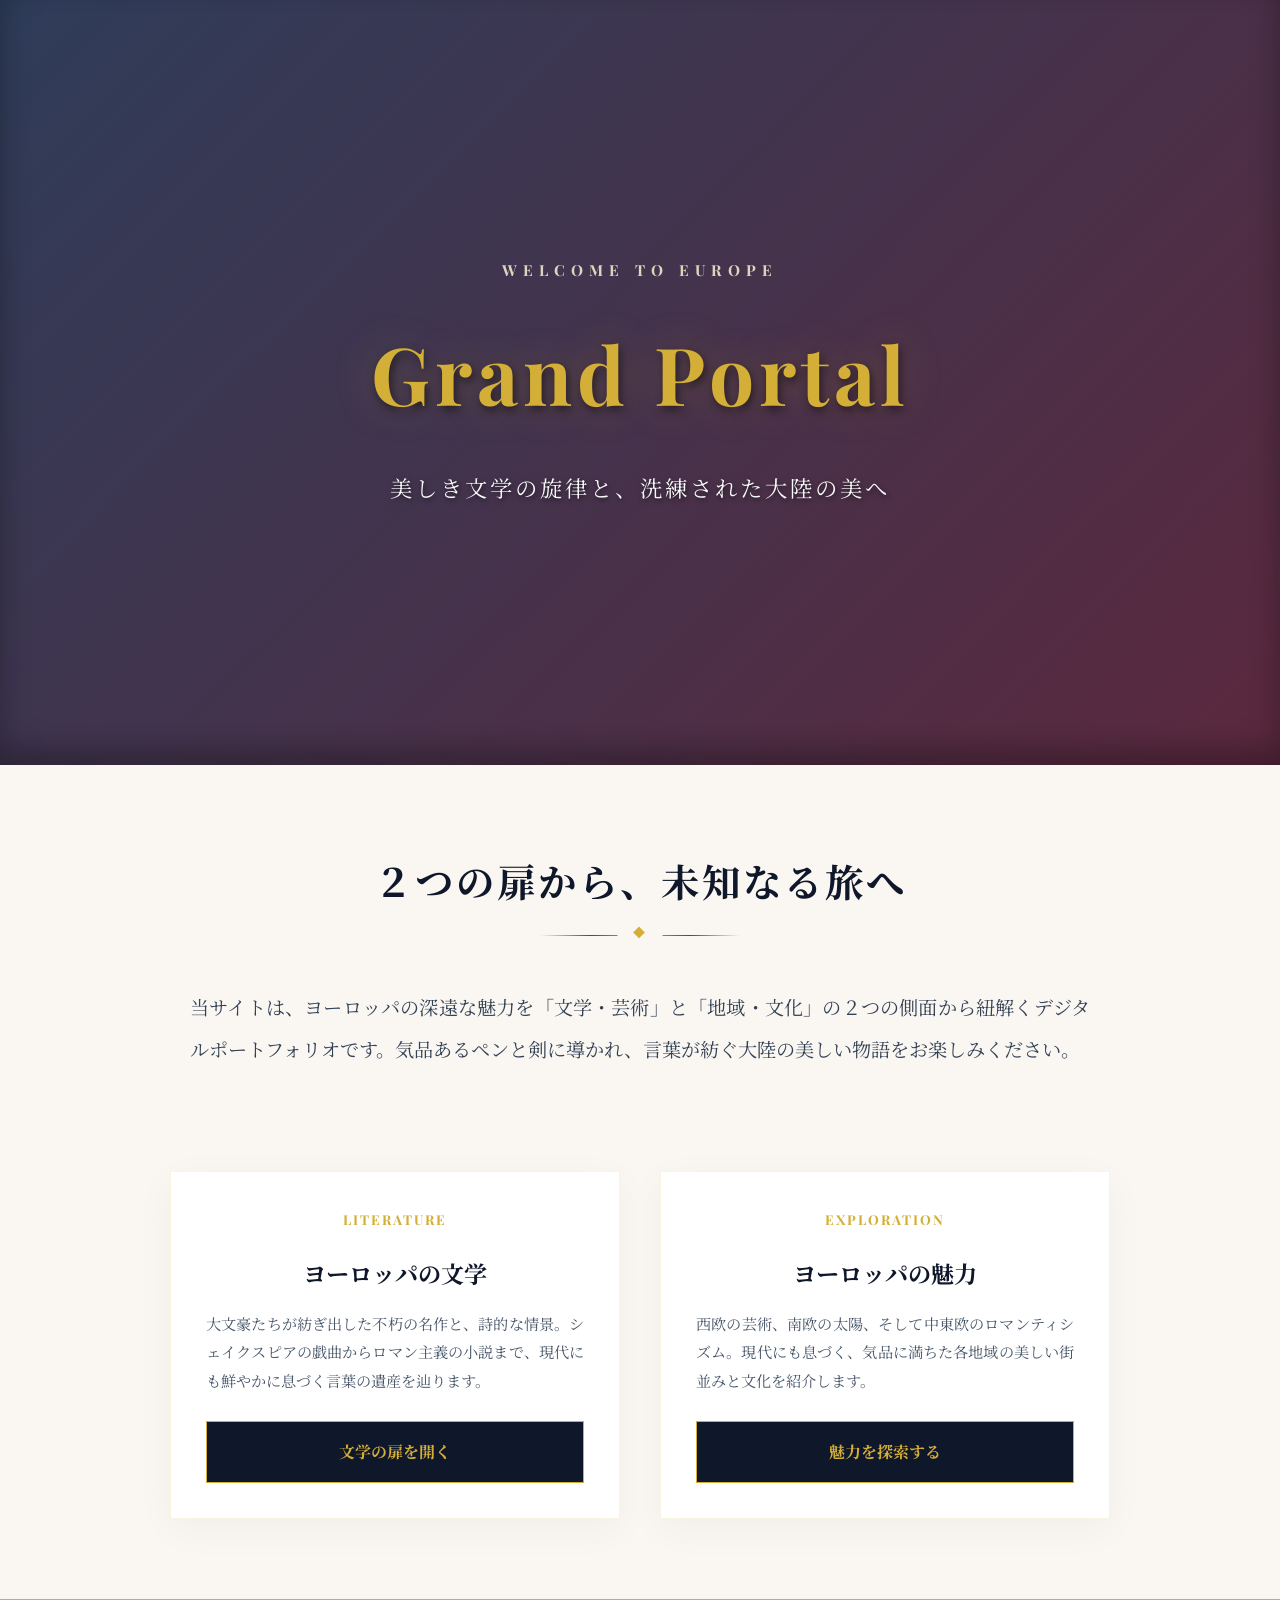
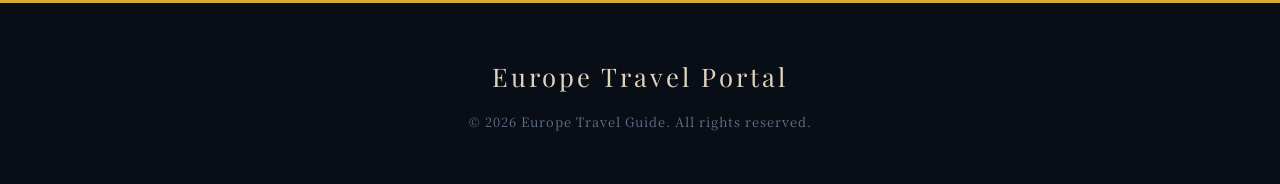
<file: index.html>
<!DOCTYPE html>
<html lang="ja">
<head>
    <meta charset="UTF-8">
    <meta name="viewport" content="width=device-width, initial-scale=1.0">
    <title>ヨーロッパ探訪 | 総合トップページ</title>
    <link rel="stylesheet" href="css/europe.css">
    <link rel="preconnect" href="https://fonts.googleapis.com">
    <link rel="preconnect" href="https://fonts.gstatic.com" crossorigin>
    <link href="https://fonts.googleapis.com/css2?family=Noto+Serif+JP:wght@400;700&family=Playfair+Display:ital,wght@0,400;0,700;1,400&display=swap" rel="stylesheet">
    <style>
        /* トップページ専用の追加スタイル */
        .portal-sections {
            display: flex;
            gap: 40px;
            justify-content: center;
            margin-top: 50px;
        }
        .portal-card {
            flex: 1;
            max-width: 450px;
            text-align: center;
        }
        .portal-btn {
            display: block;
            margin-top: 20px;
            padding: 15px;
            background-color: #0f172a;
            color: #d4af37;
            text-decoration: none;
            font-weight: bold;
            border: 1px solid #d4af37;
            transition: all 0.3s ease;
        }
        .portal-btn:hover {
            background-color: #d4af37;
            color: #0f172a;
            box-shadow: 0 0 15px rgba(212, 175, 55, 0.4);
        }
    </style>
</head>
<body>

    <header class="hero">
        <div class="hero-content">
            <span class="hero-subtitle">WELCOME TO EUROPE</span>
            <h1>Grand Portal</h1>
            <p class="hero-tagline">美しき文学の旋律と、洗練された大陸の美へ</p>
        </div>
    </header>

    <main class="container">
        <section class="intro">
            <h2>２つの扉から、未知なる旅へ</h2>
            <p>当サイトは、ヨーロッパの深遠な魅力を「文学・芸術」と「地域・文化」の２つの側面から紐解くデジタルポートフォリオです。気品あるペンと剣に導かれ、言葉が紡ぐ大陸の美しい物語をお楽しみください。</p>
        </section>

        <div class="portal-sections">
            
            <div class="card portal-card">
                <div class="card-body">
                    <p class="region-eng">LITERATURE</p>
                    <h3>ヨーロッパの文学</h3>
                    <p class="card-text" style="margin-top: 15px;">大文豪たちが紡ぎ出した不朽の名作と、詩的な情景。シェイクスピアの戯曲からロマン主義の小説まで、現代にも鮮やかに息づく言葉の遺産を辿ります。</p>
                    <a href="history.html" class="portal-btn">文学の扉を開く</a>
                </div>
            </div>

            <div class="card portal-card">
                <div class="card-body">
                    <p class="region-eng">EXPLORATION</p>
                    <h3>ヨーロッパの魅力</h3>
                    <p class="card-text" style="margin-top: 15px;">西欧の芸術、南欧の太陽、そして中東欧のロマンティシズム。現代にも息づく、気品に満ちた各地域の美しい街並みと文化を紹介します。</p>
                    <a href="europe.html" class="portal-btn">魅力を探索する</a>
                </div>
            </div>

        </div>
    </main>

    <footer>
        <div class="footer-content">
            <p class="footer-logo">Europe Travel Portal</p>
            <p class="footer-copy">&copy; 2026 Europe Travel Guide. All rights reserved.</p>
        </div>
    </footer>

    <script>
        document.addEventListener('click', (e) => {
            const x = e.clientX;
            const y = e.clientY;
            const particleCount = 12;
            for (let i = 0; i < particleCount; i++) {
                createSpark(x, y);
            }
        });

        function createSpark(x, y) {
            const spark = document.createElement('div');
            spark.className = 'gold-spark';
            document.body.appendChild(spark);
            spark.style.left = `${x}px`;
            spark.style.top = `${y}px`;
            const angle = Math.random() * Math.PI * 2;
            const velocity = Math.random() * 80 + 40; 
            const destinationX = Math.cos(angle) * velocity;
            const destinationY = Math.sin(angle) * velocity;
            const size = Math.random() * 4 + 3;
            spark.style.width = `${size}px`;
            spark.style.height = `${size}px`;
            spark.style.setProperty('--x', `${destinationX}px`);
            spark.style.setProperty('--y', `${destinationY}px`);
            spark.addEventListener('animationend', () => {
                spark.remove();
            });
        }
    </script>

</body>
</html>
</file>
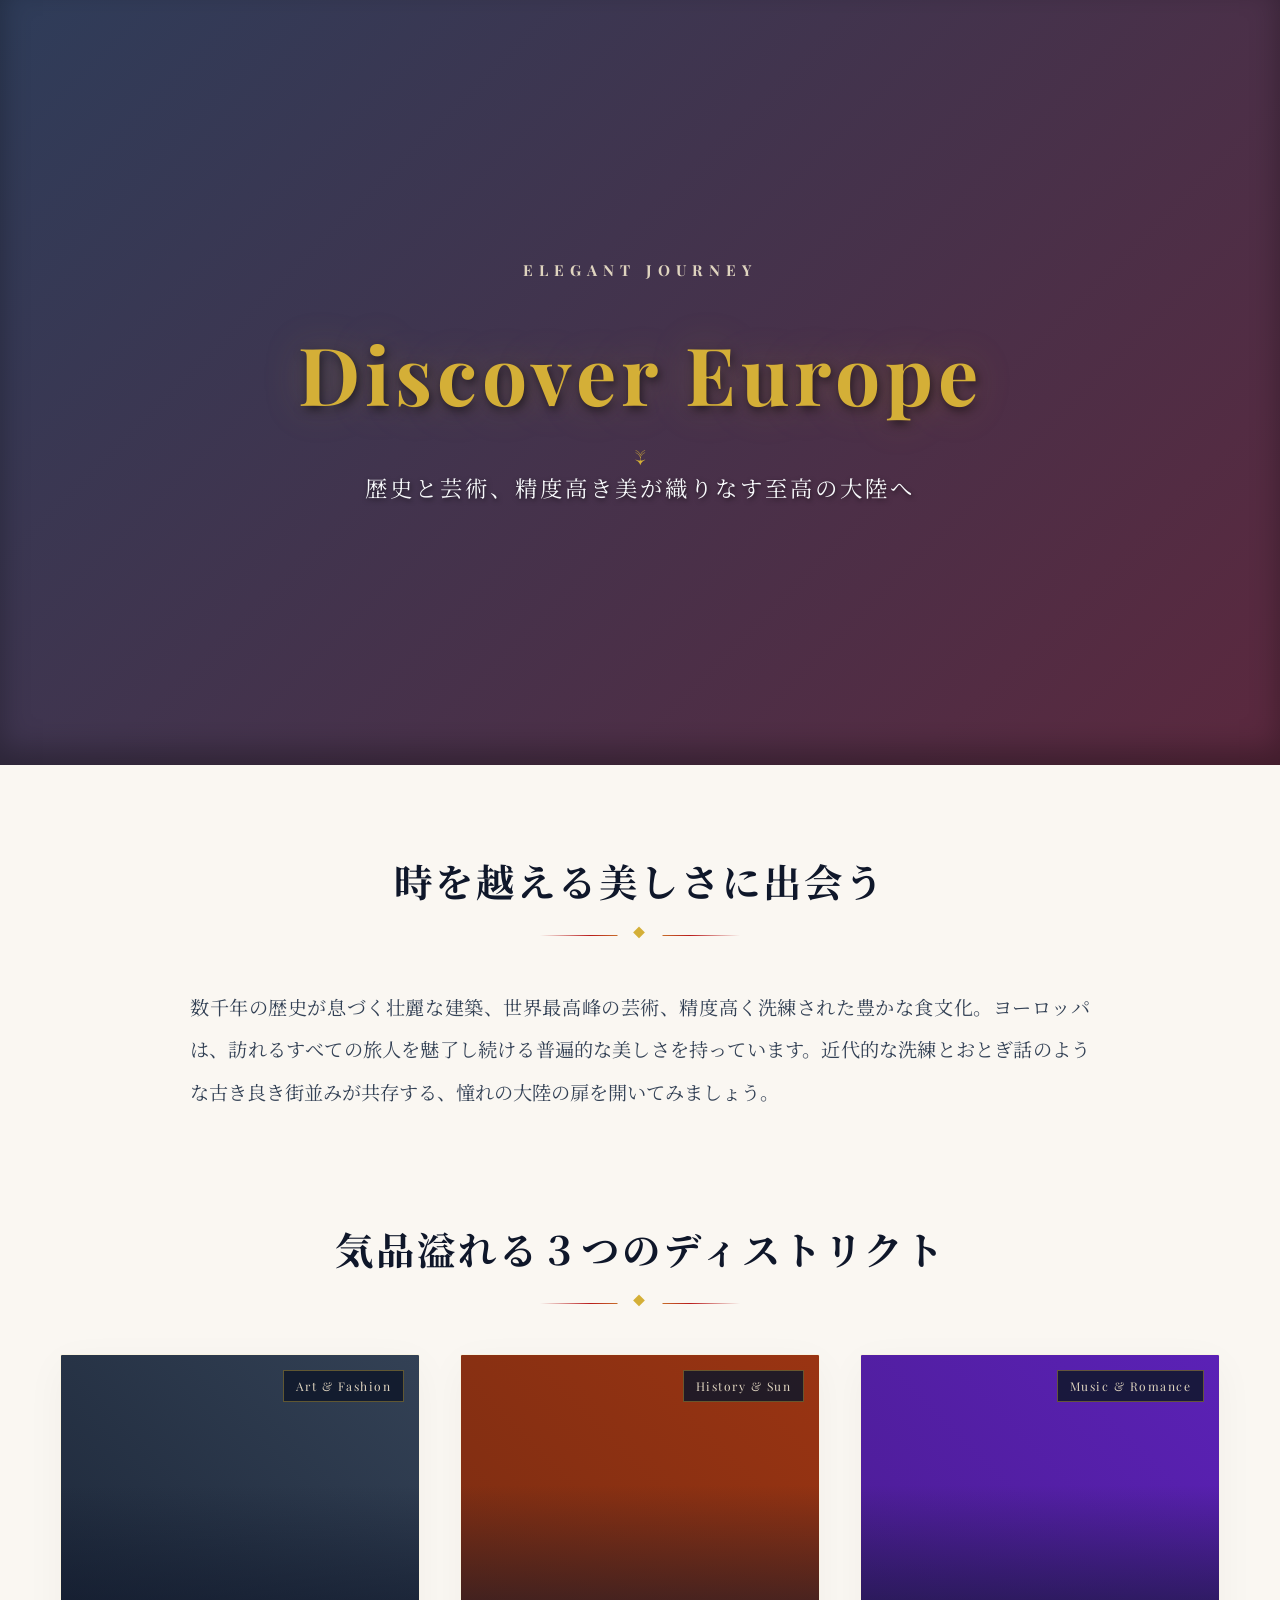
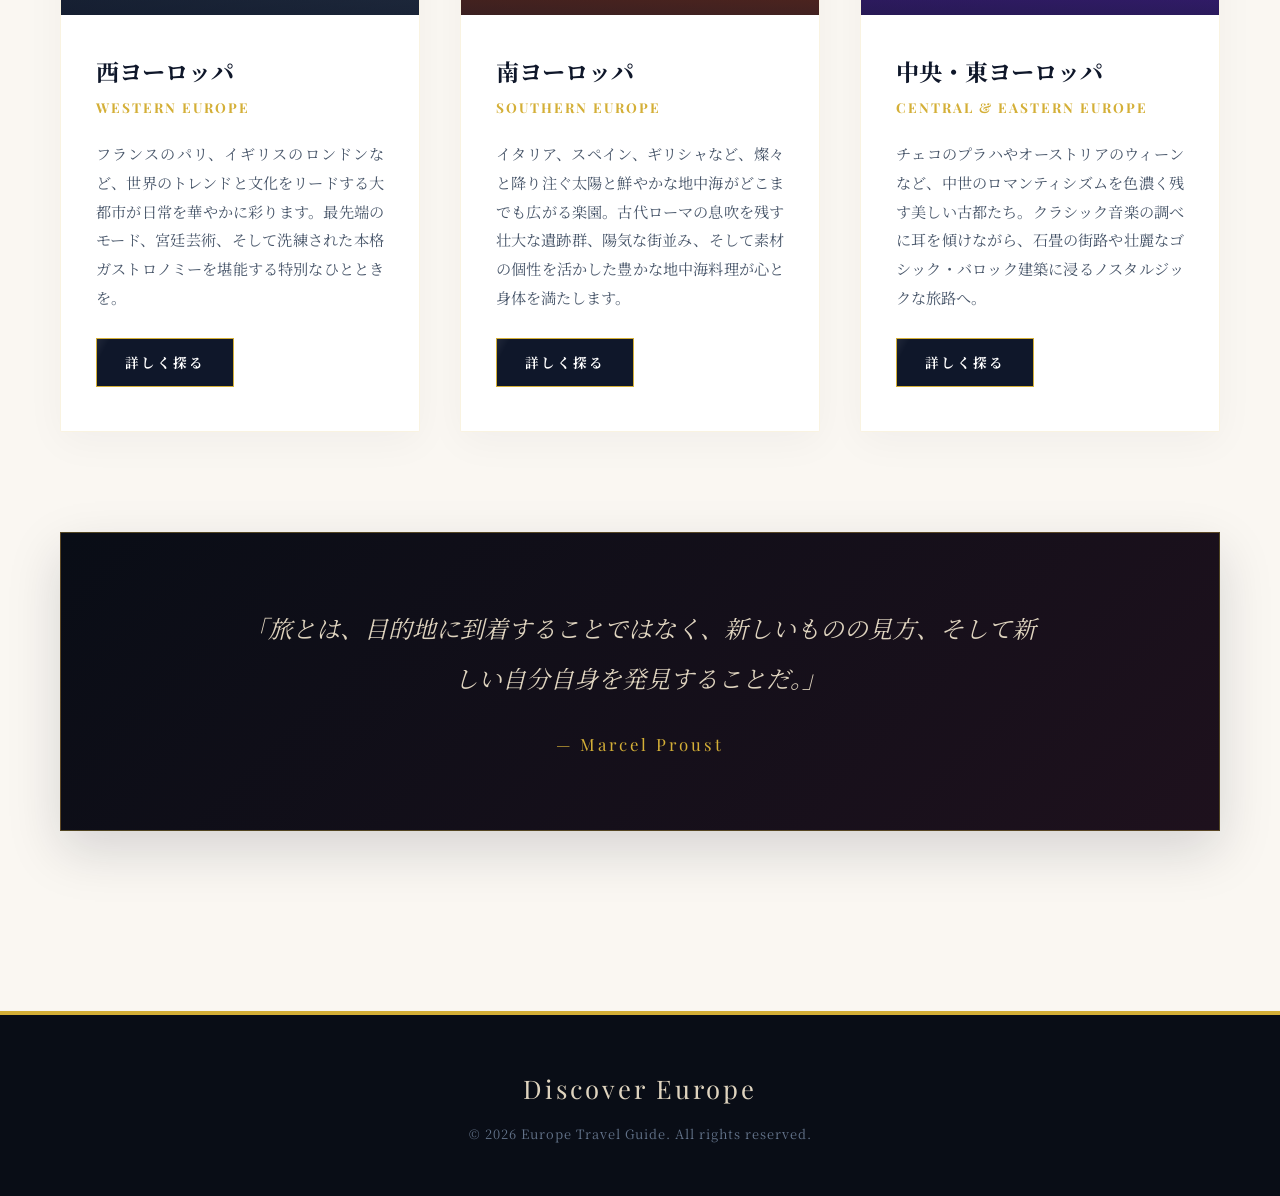
<file: europe.html>
<!DOCTYPE html>
<html lang="ja">
<head>
    <meta charset="UTF-8">
    <meta name="viewport" content="width=device-width, initial-scale=1.0">
    <title>ヨーロッパの魅力を探る旅 | Discover Europe</title>
    <link rel="stylesheet" href="css/europe.css">
    <link rel="preconnect" href="https://fonts.googleapis.com">
    <link rel="preconnect" href="https://fonts.gstatic.com" crossorigin>
    <link href="https://fonts.googleapis.com/css2?family=Noto+Serif+JP:wght@400;700&family=Playfair+Display:ital,wght@0,400;0,700;1,400&display=swap" rel="stylesheet">
</head>
<body>

    <header class="hero">
        <div class="hero-content">
            <span class="hero-subtitle">ELEGANT JOURNEY</span>
            <h1>Discover Europe</h1>
            <p class="hero-tagline">歴史と芸術、精度高き美が織りなす至高の大陸へ</p>
            <div class="hero-scroll-indicator"></div>
        </div>
    </header>

    <main class="container">
        
        <section class="intro">
            <h2>時を越える美しさに出会う</h2>
            <p>数千年の歴史が息づく壮麗な建築、世界最高峰の芸術、精度高く洗練された豊かな食文化。ヨーロッパは、訪れるすべての旅人を魅了し続ける普遍的な美しさを持っています。近代的な洗練とおとぎ話のような古き良き街並みが共存する、憧れの大陸の扉を開いてみましょう。</p>
        </section>

        <section class="regions">
            <h2>気品溢れる３つのディストリクト</h2>
            <div class="grid">
                
                <div class="card">
                    <div class="card-img west">
                        <span class="card-badge">Art & Fashion</span>
                    </div>
                    <div class="card-body">
                        <h3>西ヨーロッパ</h3>
                        <p class="region-eng">Western Europe</p>
                        <p class="card-text">フランスのパリ、イギリスのロンドンなど、世界のトレンドと文化をリードする大都市が日常を華やかに彩ります。最先端のモード、宮廷芸術、そして洗練された本格ガストロノミーを堪能する特別なひとときを。</p>
                        <a href="#" class="btn-explore">詳しく探る</a>
                    </div>
                </div>

                <div class="card">
                    <div class="card-img south">
                        <span class="card-badge">History & Sun</span>
                    </div>
                    <div class="card-body">
                        <h3>南ヨーロッパ</h3>
                        <p class="region-eng">Southern Europe</p>
                        <p class="card-text">イタリア、スペイン、ギリシャなど、燦々と降り注ぐ太陽と鮮やかな地中海がどこまでも広がる楽園。古代ローマの息吹を残す壮大な遺跡群、陽気な街並み、そして素材の個性を活かした豊かな地中海料理が心と身体を満たします。</p>
                        <a href="#" class="btn-explore">詳しく探る</a>
                    </div>
                </div>

                <div class="card">
                    <div class="card-img east">
                        <span class="card-badge">Music & Romance</span>
                    </div>
                    <div class="card-body">
                        <h3>中央・東ヨーロッパ</h3>
                        <p class="region-eng">Central & Eastern Europe</p>
                        <p class="card-text">チェコのプラハやオーストリアのウィーンなど、中世のロマンティシズムを色濃く残す美しい古都たち。クラシック音楽の調べに耳を傾けながら、石畳の街路や壮麗なゴシック・バロック建築に浸るノスタルジックな旅路へ。</p>
                        <a href="#" class="btn-explore">詳しく探る</a>
                    </div>
                </div>

            </div>
        </section>

        <section class="highlights">
            <div class="quote-wrapper">
                <blockquote>
                    「旅とは、目的地に到着することではなく、新しいものの見方、そして新しい自分自身を発見することだ。」
                </blockquote>
                <span class="author">— Marcel Proust</span>
            </div>
        </section>

    </main>

    <footer>
        <div class="footer-content">
            <p class="footer-logo">Discover Europe</p>
            <p class="footer-copy">&copy; 2026 Europe Travel Guide. All rights reserved.</p>
        </div>
    </footer>

    <script>
        document.addEventListener('click', (e) => {
            // クリックされた絶対座標(X, Y)を取得
            const x = e.clientX;
            const y = e.clientY;
            
            // 1回のクリックで飛び散る火花の数
            const particleCount = 12;
            
            for (let i = 0; i < particleCount; i++) {
                createSpark(x, y);
            }
        });

        function createSpark(x, y) {
            const spark = document.createElement('div');
            spark.className = 'gold-spark';
            document.body.appendChild(spark);
            
            // 火花の発生初期位置を設定
            spark.style.left = `${x}px`;
            spark.style.top = `${y}px`;
            
            // 360度ランダムな飛散方向と、飛び出す距離(速度)を計算
            const angle = Math.random() * Math.PI * 2;
            const velocity = Math.random() * 80 + 40; 
            const destinationX = Math.cos(angle) * velocity;
            const destinationY = Math.sin(angle) * velocity;
            
            // 火花のランダムなサイズ (3px 〜 7px)
            const size = Math.random() * 4 + 3;
            spark.style.width = `${size}px`;
            spark.style.height = `${size}px`;
            
            // 計算した移動先の距離をCSSのカスタムプロパティ（変数）へ引き渡す
            spark.style.setProperty('--x', `${destinationX}px`);
            spark.style.setProperty('--y', `${destinationY}px`);
            
            // CSSアニメーション終了（0.6秒後）にDOMから要素を自動削除
            spark.addEventListener('animationend', () => {
                spark.remove();
            });
        }
    </script>

</body>
</html>
</file>
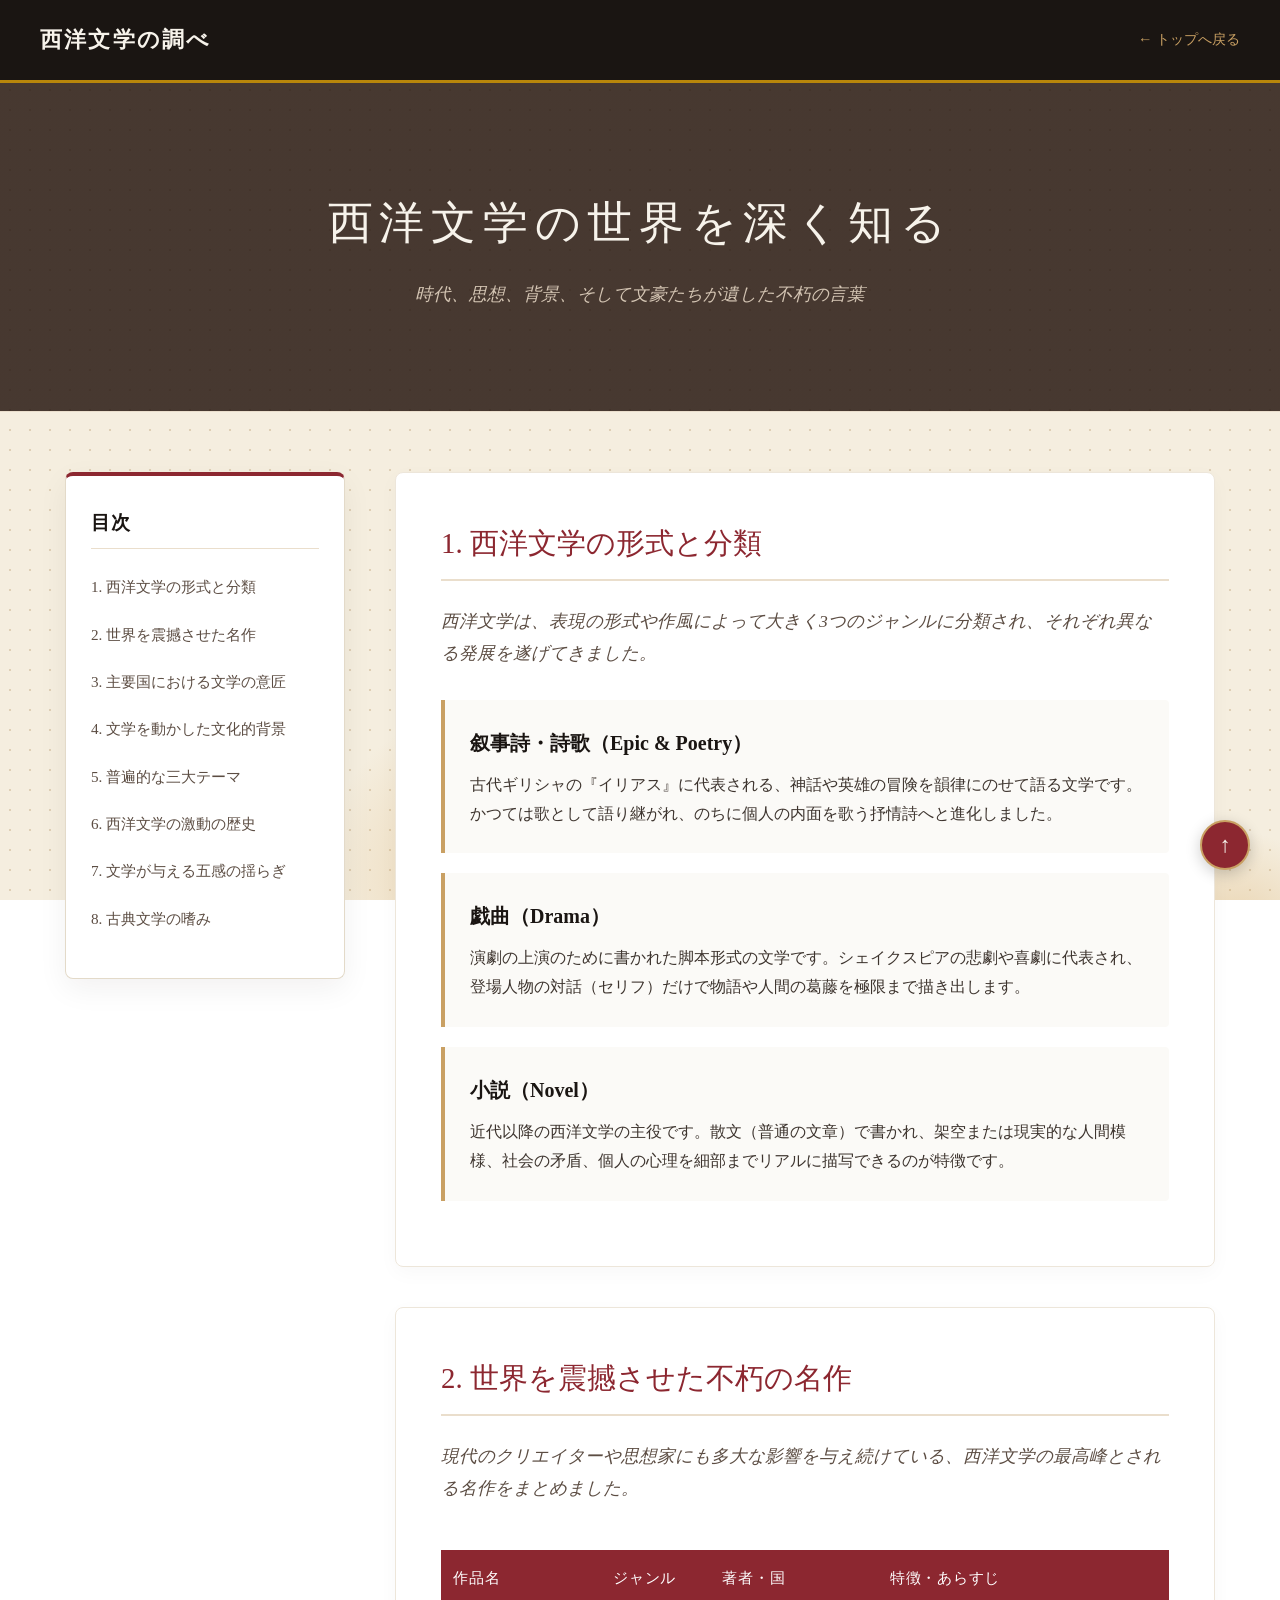
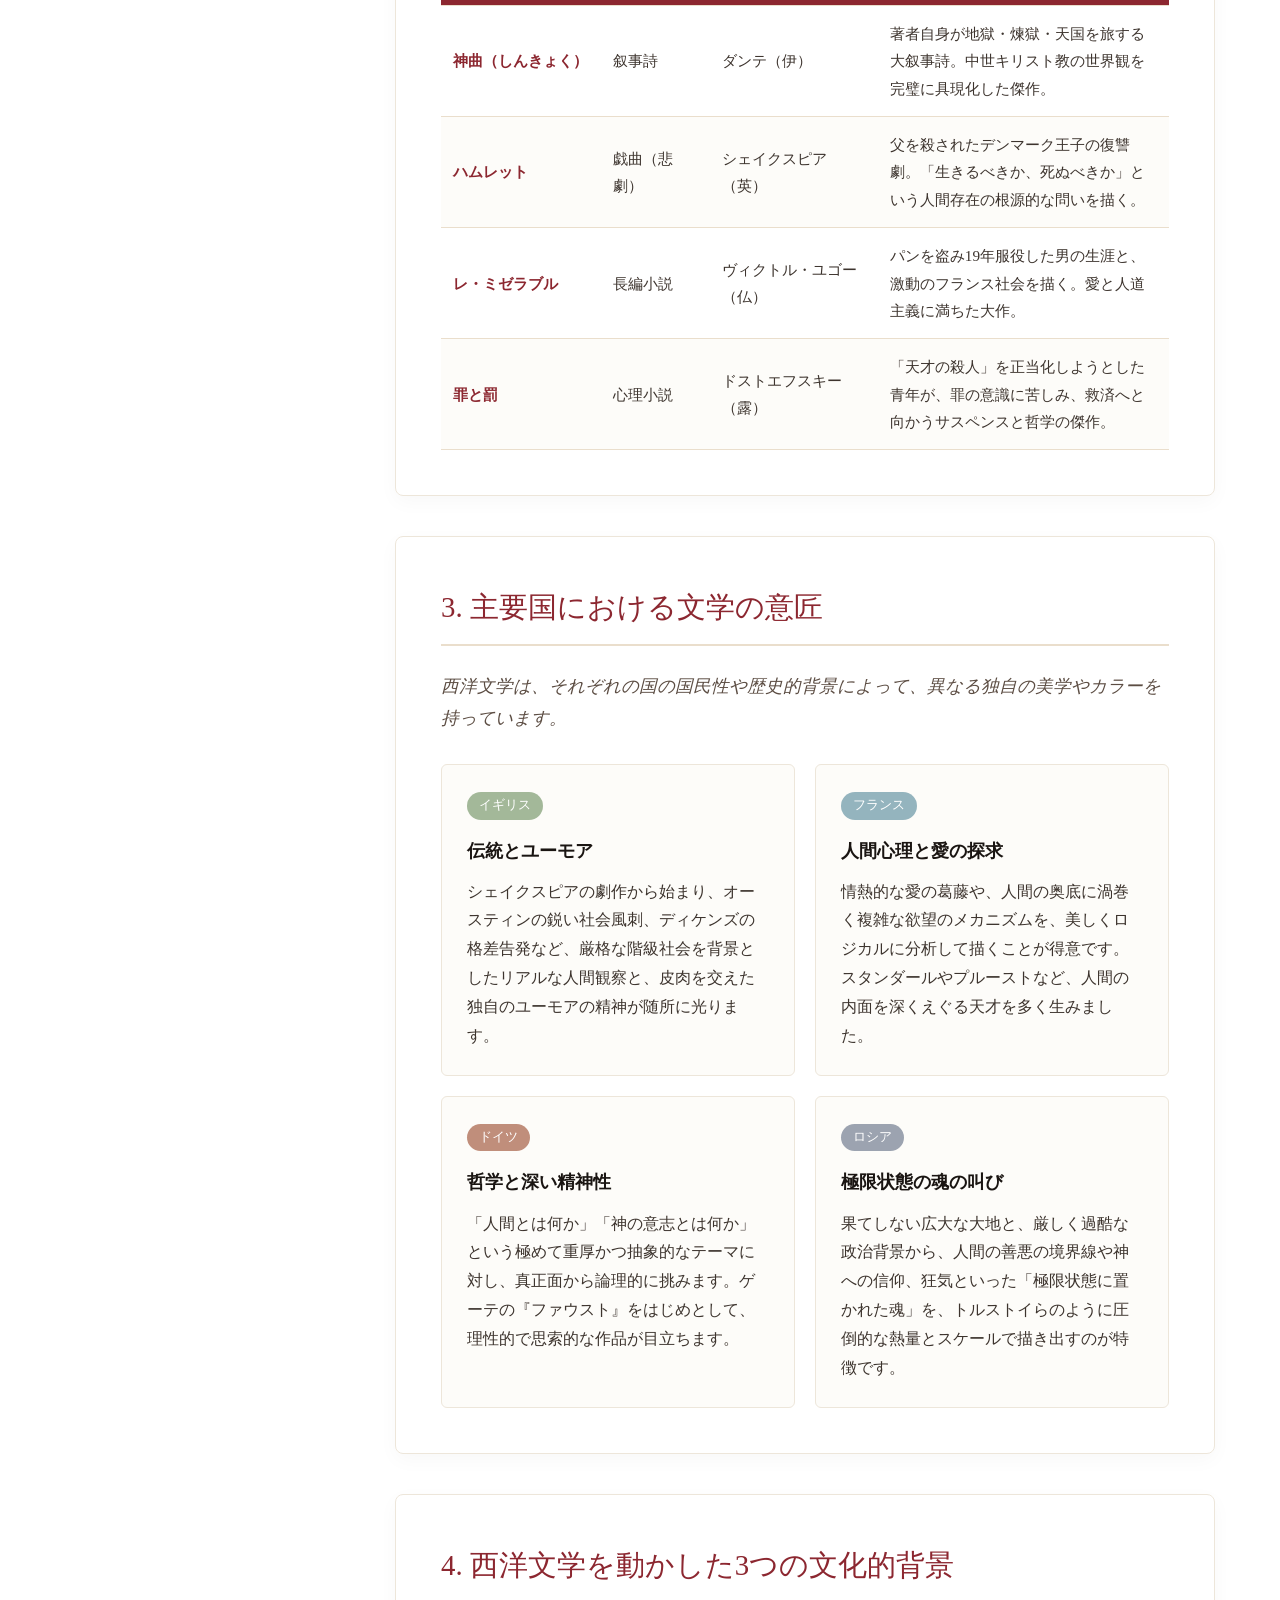
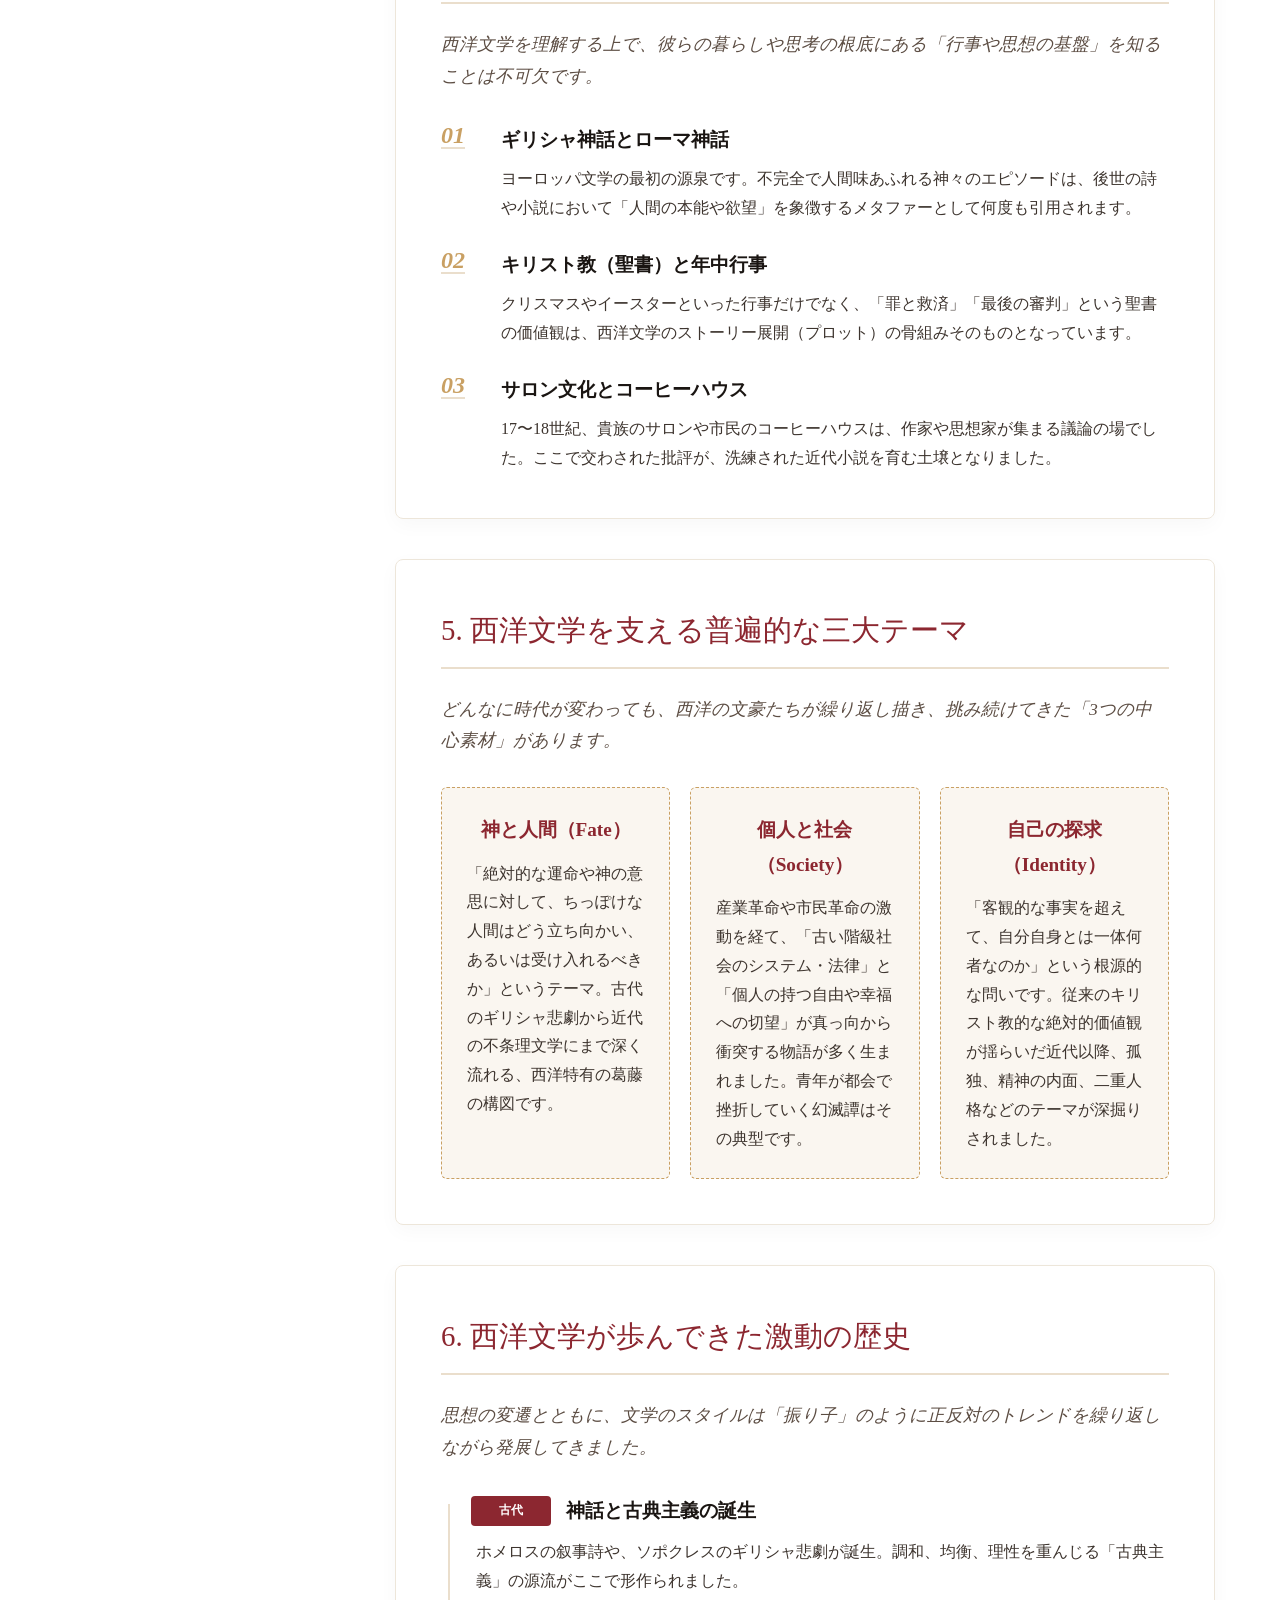
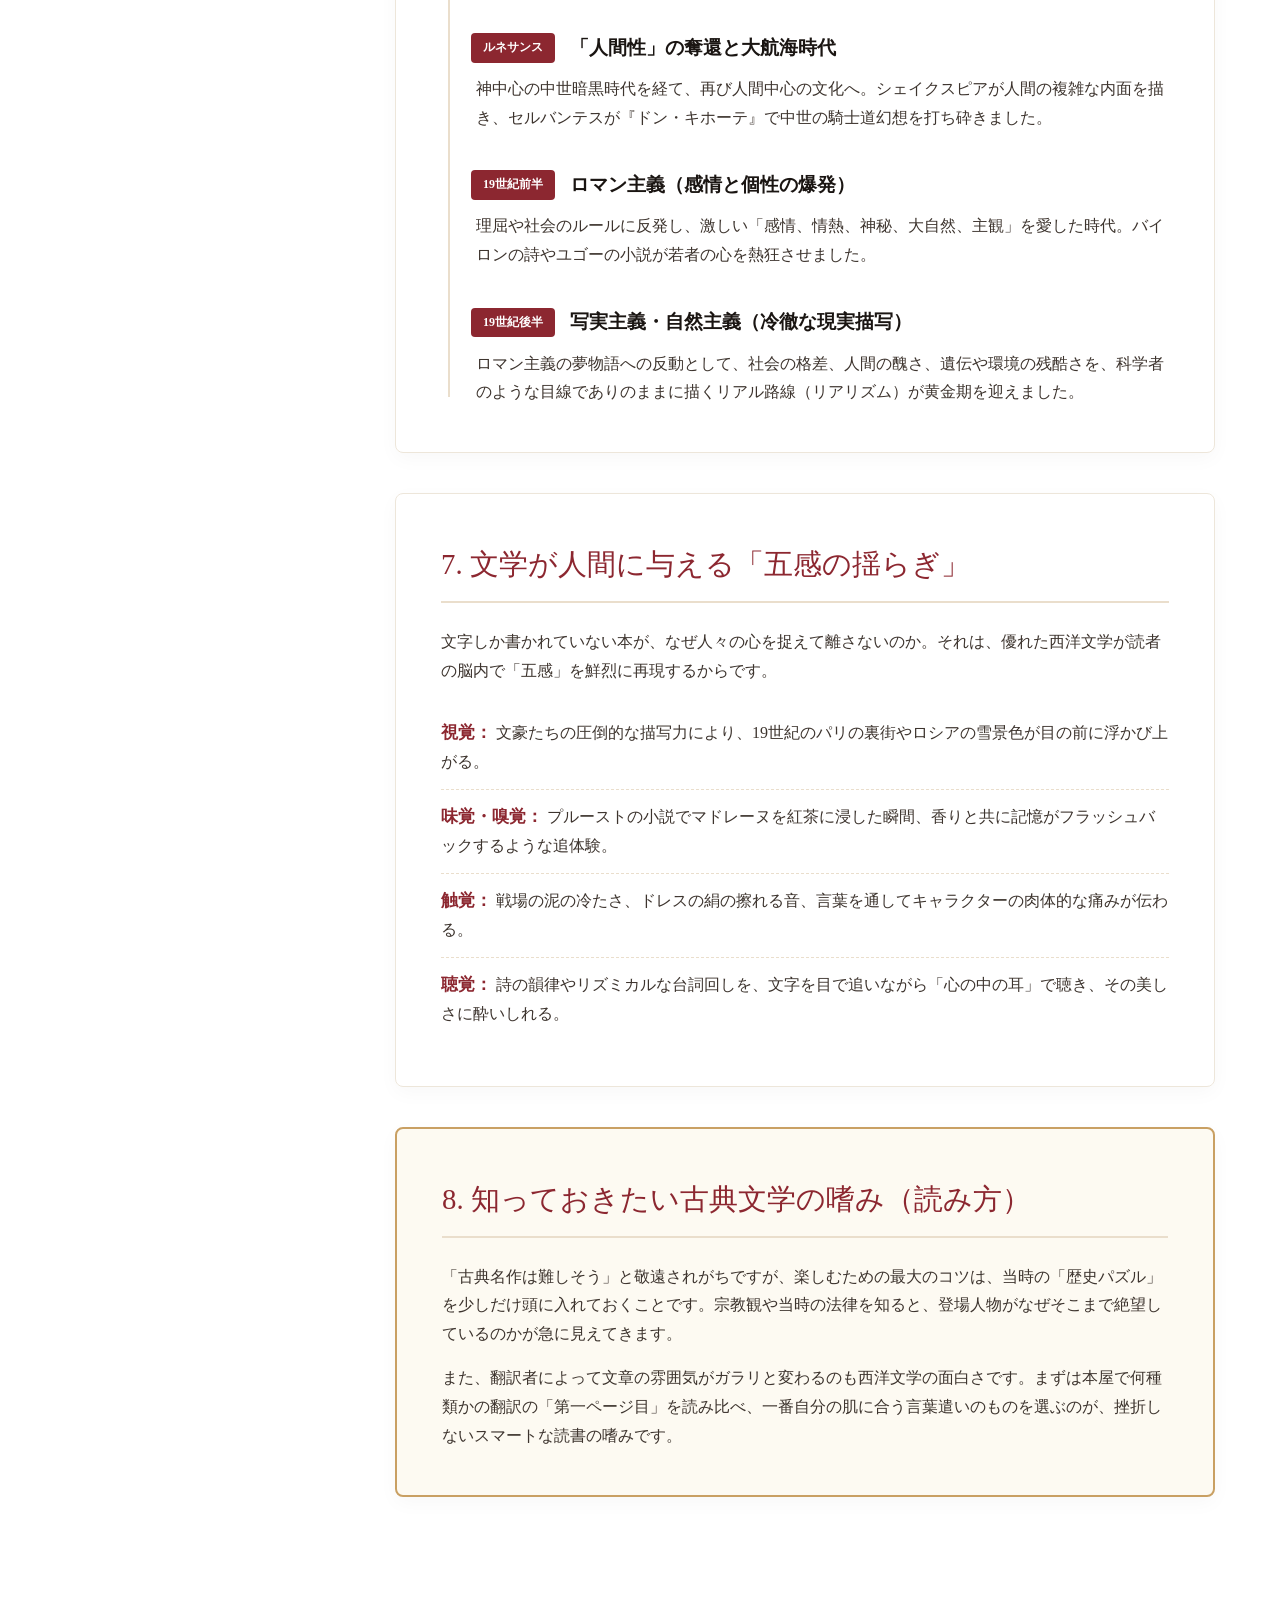
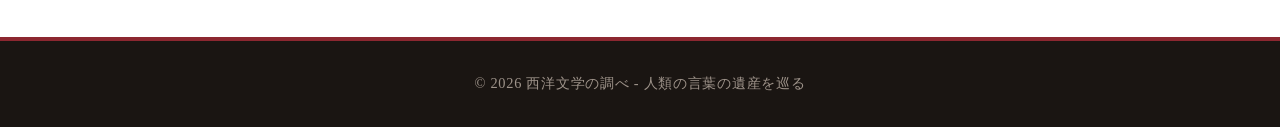
<file: history.html>
<!DOCTYPE html>
<html lang="ja">
<head>
    <meta charset="UTF-8">
    <meta name="viewport" content="width=device-width, initial-scale=1.0">
    <title>西洋文学の種類と歴史 - 言葉が紡ぐ人類の遺産</title>
    <link rel="stylesheet" href="css/history.css">
</head>
<body>
    <div class="particles-bg">
        <div class="particle"></div>
        <div class="particle"></div>
        <div class="particle"></div>
        <div class="particle"></div>
        <div class="particle"></div>
    </div>

    <nav class="sub-nav">
        <a href="index.html" class="nav-logo">西洋文学の調べ</a>
        <a href="index.html" class="back-link">← トップへ戻る</a>
    </nav>

    <header class="sub-hero">
        <div class="sub-hero-inner">
            <h1>西洋文学の世界を深く知る</h1>
            <p>時代、思想、背景、そして文豪たちが遺した不朽の言葉</p>
        </div>
    </header>

    <div class="main-layout container">
        
        <aside class="sidebar">
            <div class="sticky-menu">
                <h3>目次</h3>
                <ul>
                    <li><a href="#section-classification">1. 西洋文学の形式と分類</a></li>
                    <li><a href="#section-list">2. 世界を震撼させた名作</a></li>
                    <li><a href="#section-seasons">3. 主要国における文学の意匠</a></li>
                    <li><a href="#section-events">4. 文学を動かした文化的背景</a></li>
                    <li><a href="#section-materials">5. 普遍的な三大テーマ</a></li>
                    <li><a href="#section-history">6. 西洋文学の激動の歴史</a></li>
                    <li><a href="#section-art">7. 文学が与える五感の揺らぎ</a></li>
                    <li><a href="#section-manner">8. 古典文学の嗜み</a></li>
                </ul>
            </div>
        </aside>
        
        <main class="sub-content">
            
            <section id="section-classification" class="content-section">
                <h2>1. 西洋文学の形式と分類</h2>
                <p class="lead">西洋文学は、表現の形式や作風によって大きく3つのジャンルに分類され、それぞれ異なる発展を遂げてきました。</p>

                <div class="category-box">
                    <h3>叙事詩・詩歌（Epic & Poetry）</h3>
                    <p>古代ギリシャの『イリアス』に代表される、神話や英雄の冒険を韻律にのせて語る文学です。かつては歌として語り継がれ、のちに個人の内面を歌う抒情詩へと進化しました。</p>
                </div>

                <div class="category-box">
                    <h3>戯曲（Drama）</h3>
                    <p>演劇の上演のために書かれた脚本形式の文学です。シェイクスピアの悲劇や喜劇に代表され、登場人物の対話（セリフ）だけで物語や人間の葛藤を極限まで描き出します。</p>
                </div>

                <div class="category-box">
                    <h3>小説（Novel）</h3>
                    <p>近代以降の西洋文学の主役です。散文（普通の文章）で書かれ、架空または現実的な人間模様、社会の矛盾、個人の心理を細部までリアルに描写できるのが特徴です。</p>
                </div>
            </section>

            <section id="section-list" class="content-section">
                <h2>2. 世界を震撼させた不朽の名作</h2>
                <p class="lead">現代のクリエイターや思想家にも多大な影響を与え続けている、西洋文学の最高峰とされる名作をまとめました。</p>
                
                <div class="table-wrapper">
                    <table class="wagashi-table">
                        <thead>
                            <tr>
                                <th>作品名</th>
                                <th>ジャンル</th>
                                <th>著者・国</th>
                                <th>特徴・あらすじ</th>
                            </tr>
                        </thead>
                        <tbody>
                            <tr>
                                <td class="table-name" data-label="作品名">神曲（しんきょく）</td>
                                <td data-label="ジャンル">叙事詩</td>
                                <td data-label="著者・国">ダンテ（伊）</td>
                                <td data-label="特徴・あらすじ">著者自身が地獄・煉獄・天国を旅する大叙事詩。中世キリスト教の世界観を完璧に具現化した傑作。</td>
                            </tr>
                            <tr>
                                <td class="table-name" data-label="作品名">ハムレット</td>
                                <td data-label="ジャンル">戯曲（悲劇）</td>
                                <td data-label="著者・国">シェイクスピア（英）</td>
                                <td data-label="特徴・あらすじ">父を殺されたデンマーク王子の復讐劇。「生きるべきか、死ぬべきか」という人間存在の根源的な問いを描く。</td>
                            </tr>
                            <tr>
                                <td class="table-name" data-label="作品名">レ・ミゼラブル</td>
                                <td data-label="ジャンル">長編小説</td>
                                <td data-label="著者・国">ヴィクトル・ユゴー（仏）</td>
                                <td data-label="特徴・あらすじ">パンを盗み19年服役した男の生涯と、激動のフランス社会を描く。愛と人道主義に満ちた大作。</td>
                            </tr>
                            <tr>
                                <td class="table-name" data-label="作品名">罪と罰</td>
                                <td data-label="ジャンル">心理小説</td>
                                <td data-label="著者・国">ドストエフスキー（露）</td>
                                <td data-label="特徴・あらすじ">「天才の殺人」を正当化しようとした青年が、罪の意識に苦しみ、救済へと向かうサスペンスと哲学の傑作。</td>
                            </tr>
                        </tbody>
                    </table>
                </div>
            </section>

            <section id="section-seasons" class="content-section">
                <h2>3. 主要国における文学の意匠</h2>
                <p class="lead">西洋文学は、それぞれの国の国民性や歴史的背景によって、異なる独自の美学やカラーを持っています。</p>
                
                <div class="season-grid">
                    <div class="season-card">
                        <div class="card-top">
                            <span class="season-badge spring">イギリス</span>
                            <h3>伝統とユーモア</h3>
                            <p>シェイクスピアの劇作から始まり、オースティンの鋭い社会風刺、ディケンズの格差告発など、厳格な階級社会を背景としたリアルな人間観察と、皮肉を交えた独自のユーモアの精神が随所に光ります。</p>
                        </div>
                    </div>
                    <div class="season-card">
                        <div class="card-top">
                            <span class="season-badge summer">フランス</span>
                            <h3>人間心理と愛の探求</h3>
                            <p>情熱的な愛の葛藤や、人間の奥底に渦巻く複雑な欲望のメカニズムを、美しくロジカルに分析して描くことが得意です。スタンダールやプルーストなど、人間の内面を深くえぐる天才を多く生みました。</p>
                        </div>
                    </div>
                    <div class="season-card">
                        <div class="card-top">
                            <span class="season-badge autumn">ドイツ</span>
                            <h3>哲学と深い精神性</h3>
                            <p>「人間とは何か」「神の意志とは何か」という極めて重厚かつ抽象的なテーマに対し、真正面から論理的に挑みます。ゲーテの『ファウスト』をはじめとして、理性的で思索的な作品が目立ちます。</p>
                        </div>
                    </div>
                    <div class="season-card">
                        <div class="card-top">
                            <span class="season-badge winter">ロシア</span>
                            <h3>極限状態の魂の叫び</h3>
                            <p>果てしない広大な大地と、厳しく過酷な政治背景から、人間の善悪の境界線や神への信仰、狂気といった「極限状態に置かれた魂」を、トルストイらのように圧倒的な熱量とスケールで描き出すのが特徴です。</p>
                        </div>
                    </div>
                </div>
            </section>

            <section id="section-events" class="content-section">
                <h2>4. 西洋文学を動かした3つの文化的背景</h2>
                <p class="lead">西洋文学を理解する上で、彼らの暮らしや思考の根底にある「行事や思想の基盤」を知ることは不可欠です。</p>
                
                <div class="event-grid">
                    <div class="event-item">
                        <h4><span>01</span>ギリシャ神話とローマ神話</h4>
                        <p>ヨーロッパ文学の最初の源泉です。不完全で人間味あふれる神々のエピソードは、後世の詩や小説において「人間の本能や欲望」を象徴するメタファーとして何度も引用されます。</p>
                    </div>
                    <div class="event-item">
                        <h4><span>02</span>キリスト教（聖書）と年中行事</h4>
                        <p>クリスマスやイースターといった行事だけでなく、「罪と救済」「最後の審判」という聖書の価値観は、西洋文学のストーリー展開（プロット）の骨組みそのものとなっています。</p>
                    </div>
                    <div class="event-item">
                        <h4><span>03</span>サロン文化とコーヒーハウス</h4>
                        <p>17〜18世紀、貴族のサロンや市民のコーヒーハウスは、作家や思想家が集まる議論の場でした。ここで交わされた批評が、洗練された近代小説を育む土壌となりました。</p>
                    </div>
                </div>
            </section>

            <section id="section-materials" class="content-section">
                <h2>5. 西洋文学を支える普遍的な三大テーマ</h2>
                <p class="lead">どんなに時代が変わっても、西洋の文豪たちが繰り返し描き、挑み続けてきた「3つの中心素材」があります。</p>
                
                <div class="material-container">
                    <div class="material-block">
                        <h3>神と人間（Fate）</h3>
                        <p>「絶対的な運命や神の意思に対して、ちっぽけな人間はどう立ち向かい、あるいは受け入れるべきか」というテーマ。古代のギリシャ悲劇から近代の不条理文学にまで深く流れる、西洋特有の葛藤の構図です。</p>
                    </div>
                    <div class="material-block">
                        <h3>個人と社会（Society）</h3>
                        <p>産業革命や市民革命の激動を経て、「古い階級社会のシステム・法律」と「個人の持つ自由や幸福への切望」が真っ向から衝突する物語が多く生まれました。青年が都会で挫折していく幻滅譚はその典型です。</p>
                    </div>
                    <div class="material-block">
                        <h3>自己の探求（Identity）</h3>
                        <p>「客観的な事実を超えて、自分自身とは一体何者なのか」という根源的な問いです。従来のキリスト教的な絶対的価値観が揺らいだ近代以降、孤独、精神の内面、二重人格などのテーマが深掘りされました。</p>
                    </div>
                </div>
            </section>

            <section id="section-history" class="content-section">
                <h2>6. 西洋文学が歩んできた激動の歴史</h2>
                <p class="lead">思想の変遷とともに、文学のスタイルは「振り子」のように正反対のトレンドを繰り返しながら発展してきました。</p>
                
                <div class="timeline">
                    <div class="timeline-item">
                        <div class="timeline-header">
                            <span class="timeline-era">古代</span>
                            <h3>神話と古典主義の誕生</h3>
                        </div>
                        <div class="timeline-content">
                            <p>ホメロスの叙事詩や、ソポクレスのギリシャ悲劇が誕生。調和、均衡、理性を重んじる「古典主義」の源流がここで形作られました。</p>
                        </div>
                    </div>

                    <div class="timeline-item">
                        <div class="timeline-header">
                            <span class="timeline-era">ルネサンス</span>
                            <h3>「人間性」の奪還と大航海時代</h3>
                        </div>
                        <div class="timeline-content">
                            <p>神中心の中世暗黒時代を経て、再び人間中心の文化へ。シェイクスピアが人間の複雑な内面を描き、セルバンテスが『ドン・キホーテ』で中世の騎士道幻想を打ち砕きました。</p>
                        </div>
                    </div>

                    <div class="timeline-item">
                        <div class="timeline-header">
                            <span class="timeline-era">19世紀前半</span>
                            <h3>ロマン主義（感情と個性の爆発）</h3>
                        </div>
                        <div class="timeline-content">
                            <p>理屈や社会のルールに反発し、激しい「感情、情熱、神秘、大自然、主観」を愛した時代。バイロンの詩やユゴーの小説が若者の心を熱狂させました。</p>
                        </div>
                    </div>

                    <div class="timeline-item">
                        <div class="timeline-header">
                            <span class="timeline-era">19世紀後半</span>
                            <h3>写実主義・自然主義（冷徹な現実描写）</h3>
                        </div>
                        <div class="timeline-content">
                            <p>ロマン主義の夢物語への反動として、社会の格差、人間の醜さ、遺伝や環境の残酷さを、科学者のような目線でありのままに描くリアル路線（リアリズム）が黄金期を迎えました。</p>
                        </div>
                    </div>
                </div>
            </section>

            <section id="section-art" class="content-section art-section">
                <h2>7. 文学が人間に与える「五感の揺らぎ」</h2>
                <p>文字しか書かれていない本が、なぜ人々の心を捉えて離さないのか。それは、優れた西洋文学が読者の脳内で「五感」を鮮烈に再現するからです。</p>
                <ul class="art-list">
                    <li><strong>視覚：</strong> 文豪たちの圧倒的な描写力により、19世紀のパリの裏街やロシアの雪景色が目の前に浮かび上がる。</li>
                    <li><strong>味覚・嗅覚：</strong> プルーストの小説でマドレーヌを紅茶に浸した瞬間、香りと共に記憶がフラッシュバックするような追体験。</li>
                    <li><strong>触覚：</strong> 戦場の泥の冷たさ、ドレスの絹の擦れる音、言葉を通してキャラクターの肉体的な痛みが伝わる。</li>
                    <li><strong>聴覚：</strong> 詩の韻律やリズミカルな台詞回しを、文字を目で追いながら「心の中の耳」で聴き、その美しさに酔いしれる。</li>
                </ul>
            </section>

            <section id="section-manner" class="content-section layer-box">
                <h2>8. 知っておきたい古典文学の嗜み（読み方）</h2>
                <p>「古典名作は難しそう」と敬遠されがちですが、楽しむための最大のコツは、当時の「歴史パズル」を少しだけ頭に入れておくことです。宗教観や当時の法律を知ると、登場人物がなぜそこまで絶望しているのかが急に見えてきます。</p>
                <p style="margin-top: 15px;">また、翻訳者によって文章の雰囲気がガラリと変わるのも西洋文学の面白さです。まずは本屋で何種類かの翻訳の「第一ページ目」を読み比べ、一番自分の肌に合う言葉遣いのものを選ぶのが、挫折しないスマートな読書の嗜みです。</p>
            </section>
        </main>

    </div>

    <a href="#" class="totop-button">↑</a>

    <footer>
        <p>&copy; 2026 西洋文学の調べ - 人類の言葉の遺産を巡る</p>
    </footer>
</body>
</html>
</file>
<file: css/europe.css>
/* ==========================================================================
   基本設定 & リセット（洗練されたベース）
   ========================================================================== */
* {
    margin: 0;
    padding: 0;
    box-sizing: border-box;
}

body {
    font-family: 'Noto Serif JP', 'Playfair Display', Georgia, 'Hiragino Mincho ProN', serif;
    line-height: 1.85;
    color: #1e293b;
    background-color: #faf7f2;
    overflow-x: hidden;
    
    /* ------------------------------------------------------------
       ⚔️ 通常時のマウスカーソル設定（ローカル回避・修正版）
       cssフォルダから見て1つ上の階層（..）にある直下の画像を参照します。
       ------------------------------------------------------------ */
    cursor: url('../rapier-normal.png') 0 0, auto;
}

.container {
    max-width: 1200px;
    margin: 0 auto;
    padding: 80px 20px;
}

/* ==========================================================================
   ⚔️ リンク・ボタンホバー時のマウスカーソル設定（ローカル回避・修正版）
   カードや各種ボタンに載った際、少し角度が変化した別画像に切り替えます。
   ========================================================================== */
a, button, .btn-explore, .card, .hero-scroll-indicator {
    cursor: url('../rapier-hover.png') 0 0, pointer;
}

/* ==========================================================================
   ✨ クリック時に弾けるゴールド火花（スパーク粒子）のビジュアル設定
   ========================================================================== */
.gold-spark {
    position: fixed;
    pointer-events: none; /* カーソル選択やクリックの邪魔を完全に排除 */
    background: radial-gradient(circle, #ffffff 10%, #f39c12 50%, #d4af37 100%);
    border-radius: 50%;
    z-index: 9999;
    box-shadow: 0 0 10px #f1c40f, 0 0 20px #d4af37;
    animation: explode 0.6s cubic-bezier(0.1, 0.8, 0.3, 1) forwards;
}

@keyframes explode {
    0% {
        transform: translate(-50%, -50%) scale(1);
        opacity: 1;
    }
    80% {
        opacity: 0.8;
    }
    100% {
        /* JavaScript側でランダム計算された座標(--x, --y)へ飛びながら消滅 */
        transform: translate(calc(-50% + var(--x)), calc(-50% + var(--y))) scale(0);
        opacity: 0;
    }
}

/* ==========================================================================
   アニメーションキーフレームの定義
   ========================================================================== */
@keyframes fadeInUp {
    from {
        opacity: 0;
        transform: translateY(40px);
    }
    to {
        opacity: 1;
        transform: translateY(0);
    }
}

@keyframes flash {
    0% { left: -100%; opacity: 0; }
    50% { opacity: 0.25; }
    100% { left: 100%; opacity: 0; }
}

@keyframes bounce {
    0%, 20%, 50%, 80%, 100% { transform: translateY(0) translateX(-50%); }
    40% { transform: translateY(-10px) translateX(-50%); }
    60% { transform: translateY(-5px) translateX(-50%); }
}

/* ==========================================================================
   ヒーローヘッダー
   ========================================================================== */
.hero {
    height: 85vh;
    min-height: 550px;
    background: linear-gradient(135deg, rgba(15, 32, 67, 0.85), rgba(80, 19, 43, 0.9)),
                linear-gradient(rgba(0,0,0,0.1), rgba(0,0,0,0.1));
    background-size: cover;
    background-position: center;
    background-attachment: fixed;
    display: flex;
    justify-content: center;
    align-items: center;
    text-align: center;
    color: #ffffff;
    position: relative;
    box-shadow: inset 0 -15px 30px rgba(0,0,0,0.3);
}

.hero-content {
    animation: fadeInUp 1.6s cubic-bezier(0.16, 1, 0.3, 1) forwards;
    padding: 0 20px;
}

.hero-subtitle {
    font-family: 'Playfair Display', serif;
    font-size: 0.95rem;
    letter-spacing: 6px;
    color: #dfd4bf;
    display: block;
    margin-bottom: 15px;
    font-weight: 700;
}

.hero-content h1 {
    font-family: 'Playfair Display', Georgia, serif;
    font-size: 5rem;
    font-weight: 700;
    letter-spacing: 5px;
    margin-bottom: 20px;
    color: #d4af37;
    text-shadow: 2px 4px 10px rgba(0, 0, 0, 0.5), 0 0 40px rgba(212, 175, 55, 0.25);
}

.hero-tagline {
    font-size: 1.4rem;
    font-weight: 400;
    letter-spacing: 3px;
    color: #f8fafc;
    text-shadow: 1px 2px 5px rgba(0, 0, 0, 0.6);
}

.hero-scroll-indicator {
    position: absolute;
    bottom: 30px;
    left: 50%;
    transform: translateX(-50%);
    animation: bounce 2s infinite;
}

.hero-scroll-indicator::after {
    content: '↓';
    color: #d4af37;
    font-size: 1.6rem;
    font-family: 'Playfair Display', serif;
}

/* ==========================================================================
   セクション共通
   ========================================================================== */
section {
    margin-bottom: 100px;
}

h2 {
    font-family: 'Noto Serif JP', 'Playfair Display', serif;
    font-size: 2.4rem;
    text-align: center;
    margin-bottom: 50px;
    color: #0f172a;
    position: relative;
    padding-bottom: 20px;
    letter-spacing: 3px;
}

h2::after {
    content: '◆';
    font-size: 0.75rem;
    color: #d4af37;
    position: absolute;
    bottom: -7px;
    left: 50%;
    transform: translateX(-50%);
    background-color: #faf7f2;
    padding: 0 15px;
    z-index: 2;
}

h2::before {
    content: '';
    position: absolute;
    bottom: 0;
    left: 50%;
    transform: translateX(-50%);
    width: 200px;
    height: 1px;
    background: linear-gradient(to right, transparent, #b91c1c, #d4af37, #b91c1c, transparent);
    z-index: 1;
}

.intro {
    text-align: center;
    max-width: 900px;
    margin: 0 auto 100px auto;
}

.intro p {
    font-size: 1.2rem;
    color: #334155;
    line-height: 2.2;
    text-align: justify;
}

/* ==========================================================================
   グリッドレイアウト（カード）
   ========================================================================== */
.grid {
    display: grid;
    grid-template-columns: repeat(auto-fit, minmax(340px, 1fr));
    gap: 40px;
}

.card {
    background: #ffffff;
    border-radius: 2px;
    overflow: hidden;
    box-shadow: 0 10px 40px rgba(15, 23, 42, 0.04);
    border: 1px solid rgba(212, 175, 55, 0.15);
    transition: all 0.5s cubic-bezier(0.16, 1, 0.3, 1);
    position: relative;
}

.card:hover {
    transform: translateY(-12px);
    box-shadow: 0 25px 50px rgba(15, 32, 67, 0.12);
    border-color: rgba(212, 175, 55, 0.5);
}

.card-img {
    height: 260px;
    background-size: cover;
    background-position: center;
    position: relative;
    overflow: hidden;
}

.card-img::before {
    content: '';
    position: absolute;
    top: 0; left: 0; width: 100%; height: 100%;
    background-size: cover;
    background-position: center;
    transition: transform 0.8s cubic-bezier(0.16, 1, 0.3, 1);
    z-index: 1;
}

.card:hover .card-img::before {
    transform: scale(1.08);
}

.card-img::after {
    content: '';
    position: absolute;
    top: 0; left: 0; width: 100%; height: 100%;
    background: linear-gradient(to bottom, transparent 50%, rgba(15, 23, 42, 0.6));
    z-index: 2;
}

.card-img.west::before { background-image: linear-gradient(45deg, #1e293b, #334155); }
.card-img.south::before { background-image: linear-gradient(45deg, #7c2d12, #9a3412); }
.card-img.east::before { background-image: linear-gradient(45deg, #4c1d95, #5b21b6); }

.card-badge {
    position: absolute;
    top: 15px;
    right: 15px;
    background-color: rgba(15, 23, 42, 0.85);
    color: #dfd4bf;
    font-family: 'Playfair Display', serif;
    font-size: 0.75rem;
    padding: 4px 12px;
    letter-spacing: 1.5px;
    border: 1px solid rgba(212, 175, 55, 0.4);
    z-index: 3;
}

.card-body {
    padding: 35px;
    background: #ffffff;
    position: relative;
    z-index: 2;
}

.card-body h3 {
    font-size: 1.45rem;
    color: #0f172a;
    font-weight: 700;
    margin-bottom: 2px;
}

.region-eng {
    font-family: 'Playfair Display', serif;
    font-size: 0.85rem;
    color: #d4af37;
    text-transform: uppercase;
    letter-spacing: 2px;
    margin-bottom: 20px;
    font-weight: 700;
}

.card-text {
    font-size: 0.95rem;
    color: #475569;
    text-align: justify;
    line-height: 1.9;
    margin-bottom: 25px;
}

/* ==========================================================================
   ボタンデザイン
   ========================================================================== */
.btn-explore {
    display: inline-block;
    padding: 11px 28px;
    background-color: #0f172a;
    color: #ffffff;
    text-decoration: none;
    font-size: 0.85rem;
    font-weight: 700;
    letter-spacing: 2px;
    border: 1px solid #d4af37;
    position: relative;
    overflow: hidden;
    transition: all 0.4s ease;
    z-index: 1;
}

.btn-explore:hover {
    background-color: #881337;
    box-shadow: 0 6px 20px rgba(136, 19, 55, 0.35);
    color: #ffffff;
}

.btn-explore::before {
    content: '';
    position: absolute;
    top: 0;
    left: -100%;
    width: 100%;
    height: 100%;
    background: linear-gradient(to right, transparent, rgba(255, 255, 255, 0.35), transparent);
    transform: skewX(-30deg);
    transition: none;
}

.btn-explore:hover::before {
    left: 100%;
    transition: all 0.7s cubic-bezier(0.16, 1, 0.3, 1);
}

/* ==========================================================================
   ハイライト
   ========================================================================== */
.highlights {
    background: linear-gradient(135deg, #090d16, #1e111d);
    padding: 70px 40px;
    position: relative;
    overflow: hidden;
    border: 1px solid rgba(212, 175, 55, 0.35);
    box-shadow: 0 20px 50px rgba(15, 23, 42, 0.15);
}

.highlights::before {
    content: '';
    position: absolute;
    top: 0;
    left: -100%;
    width: 60%;
    height: 100%;
    background: linear-gradient(to right, transparent, rgba(212, 175, 55, 0.12), transparent);
    transform: skewX(-20deg);
    animation: flash 7s infinite ease-in-out;
}

.quote-wrapper {
    max-width: 800px;
    margin: 0 auto;
    text-align: center;
}

blockquote {
    font-family: 'Noto Serif JP', 'Playfair Display', serif;
    font-size: 1.5rem;
    font-style: italic;
    color: #dfd4bf;
    line-height: 2.1;
    margin-bottom: 25px;
    position: relative;
}

.author {
    display: block;
    font-family: 'Playfair Display', serif;
    font-size: 1.05rem;
    color: #d4af37;
    letter-spacing: 3px;
    font-style: normal;
}

/* ==========================================================================
   フッター
   ========================================================================== */
footer {
    background-color: #090d16;
    color: #64748b;
    text-align: center;
    padding: 50px 20px;
    border-top: 4px solid #d4af37;
}

.footer-logo {
    font-family: 'Playfair Display', serif;
    font-size: 1.6rem;
    color: #dfd4bf;
    letter-spacing: 3px;
    margin-bottom: 10px;
}

.footer-copy {
    font-size: 0.8rem;
    letter-spacing: 1px;
}

/* ==========================================================================
   レスポンシブ対応
   ========================================================================== */
@media (max-width: 768px) {
    .container {
        padding: 50px 20px;
    }
    .hero {
        height: 70vh;
    }
    .hero-content h1 {
        font-size: 3.2rem;
    }
    .hero-tagline {
        font-size: 1.15rem;
    }
    h2 {
        font-size: 1.85rem;
    }
    .grid {
        gap: 30px;
    }
    .card-img {
        height: 220px;
    }
    .highlights {
        padding: 50px 20px;
    }
    blockquote {
        font-size: 1.2rem;
    }
}
</file>
<file: css/history.css>
@charset "UTF-8";

/* ==========================================================================
   1. 全体設定・リセット
   ========================================================================== */
* {
    margin: 0;
    padding: 0;
    box-sizing: border-box;
}

html {
    scroll-behavior: smooth;
    scroll-padding-top: 30px;
}

body {
    font-family: "Times New Roman", "Georgia", "Shippori Mincho", "Hiragino Mincho ProN", serif;
    line-height: 1.8;
    color: #3d342e;
    background-color: transparent; 
}

a {
    color: #8c2730;
    text-decoration: none;
    transition: all 0.3s ease;
}

a:hover {
    color: #d4a359;
}

.container {
    max-width: 1200px;
    margin: 0 auto;
    padding: 0 25px;
}

/* ==========================================================================
   2. ヘッダー・ナビゲーション
   ========================================================================== */
.sub-nav {
    display: flex;
    justify-content: space-between;
    align-items: center;
    padding: 20px 40px;
    background-color: #1a1512;
    border-bottom: 3px solid #b8860b;
    position: relative;
    z-index: 10;
}

.nav-logo {
    font-size: 1.4rem;
    font-weight: bold;
    color: #f7f3eb !important;
    letter-spacing: 0.1em;
}

.back-link {
    color: #c9a063 !important;
    font-size: 0.9rem;
}

.back-link:hover {
    text-decoration: underline;
}

.sub-hero {
    background: linear-gradient(rgba(40, 24, 18, 0.85), rgba(40, 24, 18, 0.85)), 
                url('https://images.unsplash.com/photo-1544947950-fa07a98d237f?q=80&w=1200') center/cover no-repeat;
    color: #f7f3eb;
    text-align: center;
    padding: 100px 20px;
    border-bottom: 1px solid #eadecc;
    position: relative;
    z-index: 10;
}

.sub-hero h1 {
    font-size: 2.8rem;
    letter-spacing: 0.15em;
    margin-bottom: 15px;
    font-weight: 400;
}

.sub-hero p {
    font-size: 1.1rem;
    color: #d4c5b3;
    font-style: italic;
}

/* ==========================================================================
   3. レイアウト（左目次 ＋ 右メインコンテンツ）
   ========================================================================== */
.main-layout {
    display: flex;
    gap: 50px;
    margin-top: 60px;
    margin-bottom: 100px;
    position: relative;
    z-index: 10;
}

/* 追従型・サイド目次 */
.sidebar {
    width: 280px;
    flex-shrink: 0;
}

.sticky-menu {
    position: sticky;
    top: 40px;
    background: #ffffff;
    padding: 30px 25px;
    border-radius: 8px;
    box-shadow: 0 10px 30px rgba(40, 24, 18, 0.06);
    border: 1px solid #e3dac9;
    border-top: 4px solid #8c2730;
}

.sticky-menu h3 {
    font-size: 1.2rem;
    color: #1a1512;
    margin-bottom: 20px;
    padding-bottom: 8px;
    border-bottom: 1px solid #eadecc;
    letter-spacing: 0.05em;
}

.sticky-menu ul {
    list-style: none;
}

.sticky-menu ul li {
    margin-bottom: 12px;
}

.sticky-menu ul li a {
    display: block;
    font-size: 0.95rem;
    color: #5c4d43;
    padding: 4px 0;
}

.sticky-menu ul li a:hover {
    color: #8c2730;
    padding-left: 5px;
}

/* メインコンテンツ */
.sub-content {
    flex: 1;
    min-width: 0;
}

/* ==========================================================================
   4. 各コンテンツセクション（共通スタイル）
   ========================================================================== */
.content-section {
    background: #ffffff;
    padding: 45px;
    border-radius: 8px;
    margin-bottom: 40px;
    box-shadow: 0 6px 20px rgba(40, 24, 18, 0.03);
    border: 1px solid #ede6da;
}

.content-section h2 {
    font-size: 1.8rem;
    color: #8c2730;
    margin-bottom: 25px;
    font-weight: 500;
    border-bottom: 2px solid #eadecc;
    padding-bottom: 10px;
}

.lead {
    font-size: 1.1rem;
    color: #5c4d43;
    margin-bottom: 30px;
    font-style: italic;
}

/* --- 1. 分類（ボックス） --- */
.category-box {
    background: #fbfaf7;
    border-left: 4px solid #c9a063;
    padding: 25px;
    margin-bottom: 20px;
    border-radius: 0 4px 4px 0;
}

.category-box h3 {
    color: #1a1512;
    margin-bottom: 10px;
    font-size: 1.25rem;
}

/* --- 2. 名作一覧 --- */
.table-wrapper {
    width: 100%;
    overflow-x: auto;
}

.wagashi-table {
    width: 100%;
    border-collapse: collapse;
    margin-top: 15px;
    table-layout: fixed;
}

.wagashi-table th:nth-child(1), .wagashi-table td:nth-child(1) { width: 22%; }
.wagashi-table th:nth-child(2), .wagashi-table td:nth-child(2) { width: 15%; }
.wagashi-table th:nth-child(3), .wagashi-table td:nth-child(3) { width: 23%; }
.wagashi-table th:nth-child(4), .wagashi-table td:nth-child(4) { width: 40%; }

.wagashi-table th, .wagashi-table td {
    padding: 14px 12px;
    text-align: left;
    border-bottom: 1px solid #eadecc;
    font-size: 0.95rem;
    word-wrap: break-word;
}

.wagashi-table th {
    background-color: #8c2730;
    color: #ffffff;
    font-weight: 400;
    letter-spacing: 0.05em;
}

.wagashi-table tr:nth-child(even) {
    background-color: #fdfcf9;
}

.table-name {
    font-weight: bold;
    color: #8c2730;
}

/* --- 3. 国別カード（高さを完全に揃えるグリッドへ改修） --- */
.season-grid {
    display: grid;
    /* PC画面では綺麗な2列×2行の対称グリッドを形成 */
    grid-template-columns: repeat(auto-fit, minmax(280px, 1fr));
    gap: 20px;
}

.season-card {
    background: #fdfcf9;
    border: 1px solid #ede6da;
    padding: 25px;
    border-radius: 6px;
    display: flex;
    flex-direction: column;
    justify-content: space-between;
    height: 100%; /* 全体の高さを一番高いカードに自動同期 */
    transition: transform 0.3s ease, box-shadow 0.3s ease;
}

.season-card:hover {
    transform: translateY(-5px);
    box-shadow: 0 10px 25px rgba(140, 39, 48, 0.08);
}

.card-top {
    height: 100%;
}

.season-badge {
    display: inline-block;
    font-size: 0.8rem;
    padding: 2px 12px;
    border-radius: 50px;
    color: #fff;
    margin-bottom: 15px;
}

.season-badge.spring { background-color: #a3b899; }
.season-badge.summer { background-color: #94b4be; }
.season-badge.autumn { background-color: #c08e7b; }
.season-badge.winter { background-color: #9ca3b0; }

.season-card h3 {
    font-size: 1.15rem;
    margin-bottom: 10px;
    color: #1a1512;
}

/* --- 4. 背景（行事リスト） --- */
.event-grid {
    display: flex;
    flex-direction: column;
    gap: 25px;
}

.event-item {
    position: relative;
    padding-left: 60px;
}

.event-item h4 {
    font-size: 1.2rem;
    color: #1a1512;
    margin-bottom: 8px;
}

.event-item h4 span {
    position: absolute;
    left: 0;
    top: 0;
    font-size: 1.5rem;
    font-family: 'Georgia', serif;
    color: #c9a063;
    font-style: italic;
    font-weight: bold;
    border-bottom: 2px solid #eadecc;
    line-height: 1;
}

/* --- 5. 三大テーマ（こちらも一列の均等高に改修） --- */
.material-container {
    display: grid;
    /* 3つすべてが一列に並ぶように自動引き伸ばし調整 */
    grid-template-columns: repeat(auto-fit, minmax(220px, 1fr));
    gap: 20px;
}

.material-block {
    background: #faf6f0;
    padding: 25px;
    border-radius: 6px;
    border: 1px dashed #c9a063;
    height: 100%; /* 横同士の高さを1ピクセル単位で同期 */
    display: flex;
    flex-direction: column;
}

.material-block h3 {
    color: #8c2730;
    font-size: 1.2rem;
    margin-bottom: 12px;
    text-align: center;
}

/* --- 6. 歴史年表 --- */
.timeline {
    position: relative;
    padding-left: 30px;
    margin-top: 20px;
}

.timeline::before {
    content: '';
    position: absolute;
    left: 7px;
    top: 10px;
    bottom: 10px;
    width: 2px;
    background: #eadecc;
}

.timeline-item {
    position: relative;
    margin-bottom: 35px;
}

.timeline-item:last-child {
    margin-bottom: 0;
}

.timeline-header {
    display: flex;
    align-items: center;
    gap: 15px;
    margin-bottom: 10px;
}

.timeline-era {
    background: #8c2730;
    color: #ffffff;
    font-size: 0.75rem;
    padding: 4px 12px;
    border-radius: 4px;
    font-weight: bold;
    flex-shrink: 0;
    text-align: center;
    min-width: 80px;
}

.timeline-header h3 {
    font-size: 1.2rem;
    color: #1a1512;
    margin: 0;
}

.timeline-content {
    padding-left: 5px;
}

/* --- 7. 五感リスト --- */
.art-list {
    list-style: none;
    margin-top: 20px;
}

.art-list li {
    padding: 12px 0;
    border-bottom: 1px dashed #eadecc;
}

.art-list li:last-child {
    border-bottom: none;
}

.art-list strong {
    color: #8c2730;
    font-size: 1.05rem;
}

/* --- 8. 読書の嗜み --- */
.layer-box {
    background: #fdfaf2;
    border: 2px double #c9a063;
}

/* ==========================================================================
   5. アニメーション背景の設定
   ========================================================================== */
.particles-bg {
    position: fixed;
    top: 0;
    left: 0;
    width: 100%;
    height: 100%;
    z-index: -1;
    overflow: hidden;
    background-color: #f5eedf; 
    background-image: radial-gradient(#dfcfb5 1px, transparent 1px);
    background-size: 20px 20px;
}

.particle {
    position: absolute;
    bottom: -150px;
    background: radial-gradient(circle, rgba(212, 163, 89, 0.38) 0%, rgba(212, 163, 89, 0) 70%);
    border-radius: 50%;
    animation: floatUpAnimation infinite linear;
}

.particle:nth-child(1) { width: 200px; height: 200px; left: 5%; animation-duration: 25s; animation-delay: 0s; }
.particle:nth-child(2) { width: 350px; height: 350px; left: 25%; animation-duration: 38s; animation-delay: -7s; }
.particle:nth-child(3) { width: 180px; height: 180px; left: 45%; animation-duration: 22s; animation-delay: -3s; }
.particle:nth-child(4) { width: 280px; height: 280px; left: 70%; animation-duration: 32s; animation-delay: -12s; }
.particle:nth-child(5) { width: 220px; height: 220px; left: 88%; animation-duration: 28s; animation-delay: -5s; }

@keyframes floatUpAnimation {
    0% { transform: translateY(0) scale(1); opacity: 0; }
    15% { opacity: 1; }
     Riedel80% { opacity: 1; } 
    100% { transform: translateY(-120vh) scale(1.3); opacity: 0; }
}

/* ==========================================================================
   6. フッター
   ========================================================================== */
footer {
    background-color: #1a1512;
    color: #9e938a;
    text-align: center;
    padding: 30px;
    font-size: 0.9rem;
    letter-spacing: 0.05em;
    border-top: 4px solid #8c2730;
    position: relative;
    z-index: 10;
}

/* ==========================================================================
   7. トップに戻るボタンの設定
   ========================================================================== */
.totop-button {
    position: fixed;
    bottom: 30px;
    right: 30px;
    width: 50px;
    height: 50px;
    background-color: #8c2730; 
    color: #f7f3eb !important;
    border: 2px solid #c9a063; 
    border-radius: 50%;
    display: flex;
    justify-content: center;
    align-items: center;
    font-size: 1.4rem;
    font-weight: bold;
    box-shadow: 0 4px 15px rgba(0, 0, 0, 0.2);
    z-index: 99;
    transition: all 0.3s ease;
}

.totop-button:hover {
    background-color: #c9a063;
    color: #1a1512 !important;
    transform: translateY(-4px);
    box-shadow: 0 6px 20px rgba(201, 160, 99, 0.4);
}

/* ==========================================================================
   8. レスポンシブ対応
   ========================================================================== */
@media (max-width: 992px) {
    .main-layout {
        flex-direction: column;
        gap: 40px;
    }
    .sidebar {
        width: 100%;
    }
    .sticky-menu {
        position: relative;
        top: 0;
    }
    .totop-button {
        bottom: 20px;
        right: 20px;
        width: 45px;
        height: 45px;
    }
}

@media (max-width: 600px) {
    .sub-hero h1 {
        font-size: 2rem;
    }
    .content-section {
        padding: 25px;
    }
    .wagashi-table, .wagashi-table tbody, .wagashi-table tr, .wagashi-table td {
        display: block;
        width: 100% !important;
    }
    .wagashi-table thead {
        display: none;
    }
    .wagashi-table tr {
        margin-bottom: 15px;
        border: 1px solid #ede6da;
        padding: 10px;
        background: #fdfcf9;
    }
    .wagashi-table td {
        text-align: right;
        padding: 8px 5px;
        border-bottom: 1px dotted #eadecc;
    }
    .wagashi-table td:last-child {
        border-bottom: none;
    }
    .wagashi-table td::before {
        content: attr(data-label);
        float: left;
        font-weight: bold;
        color: #8c2730;
    }
}
</file>
